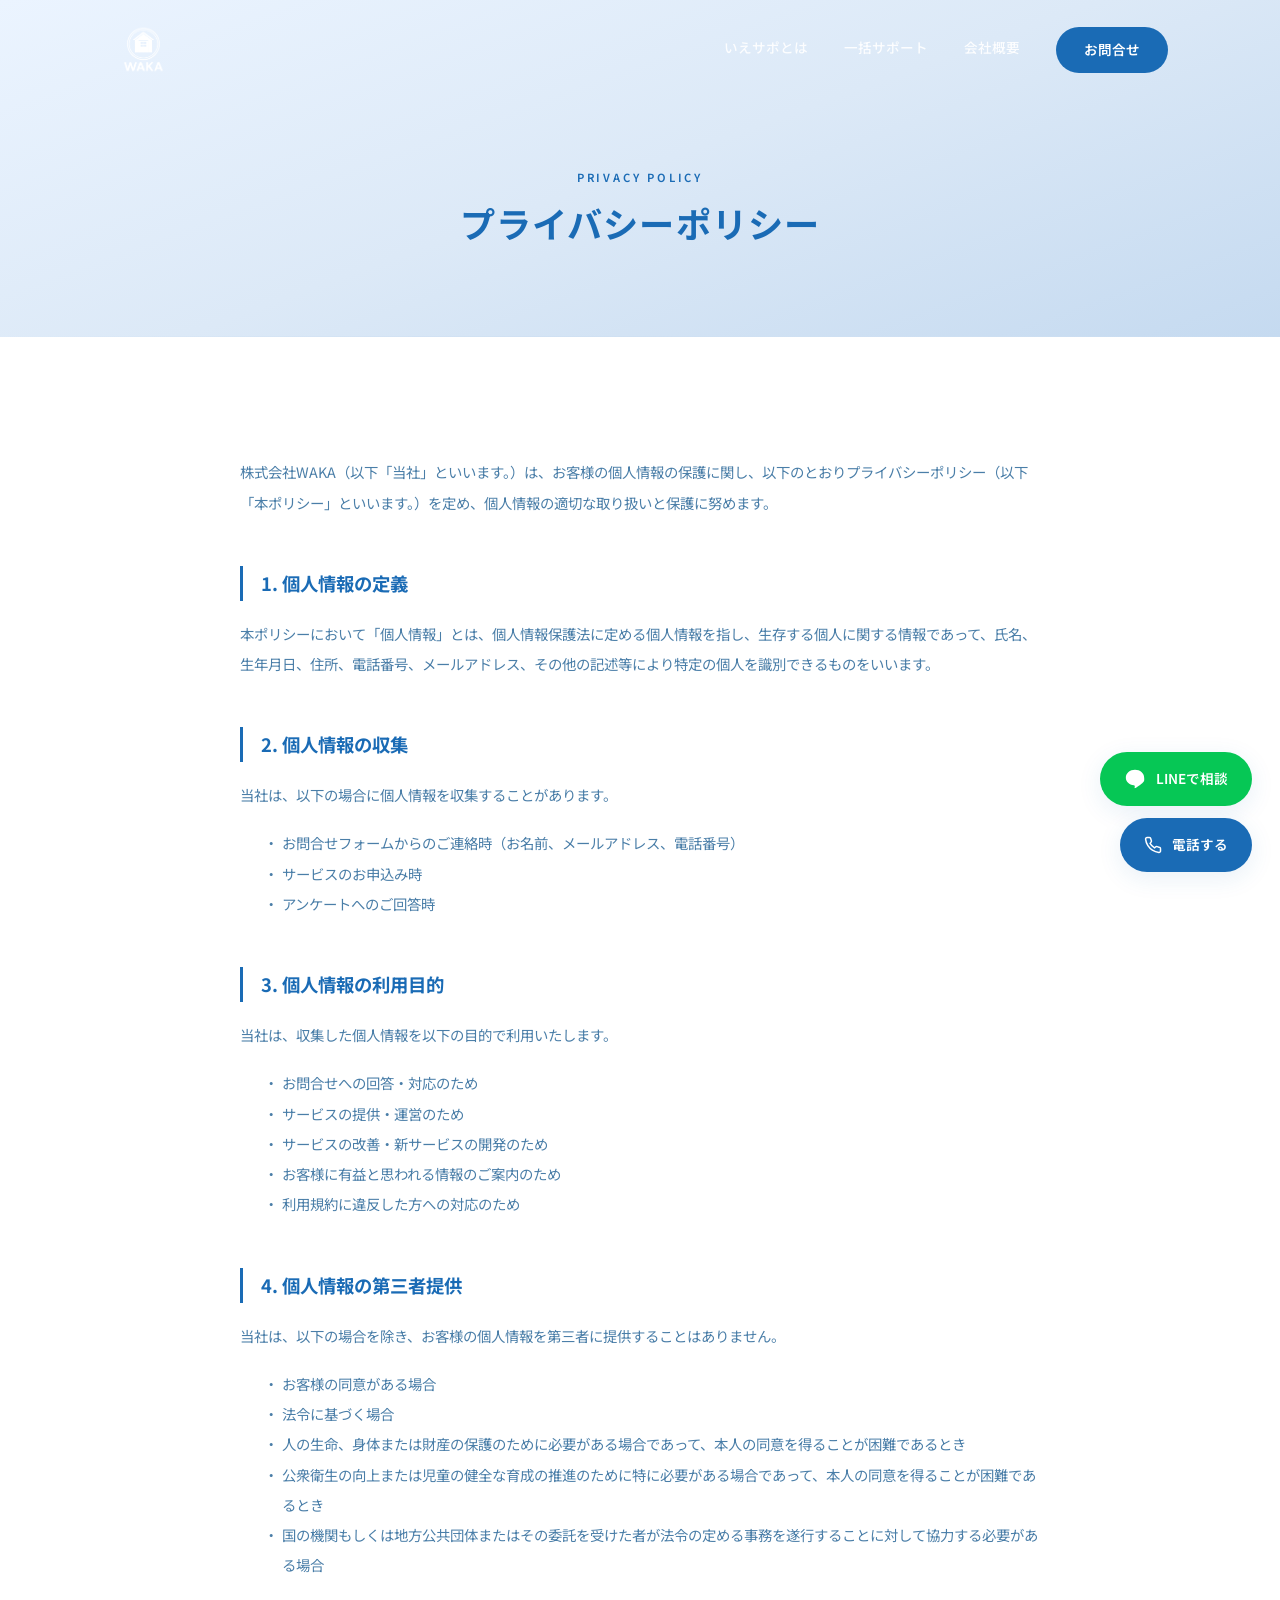
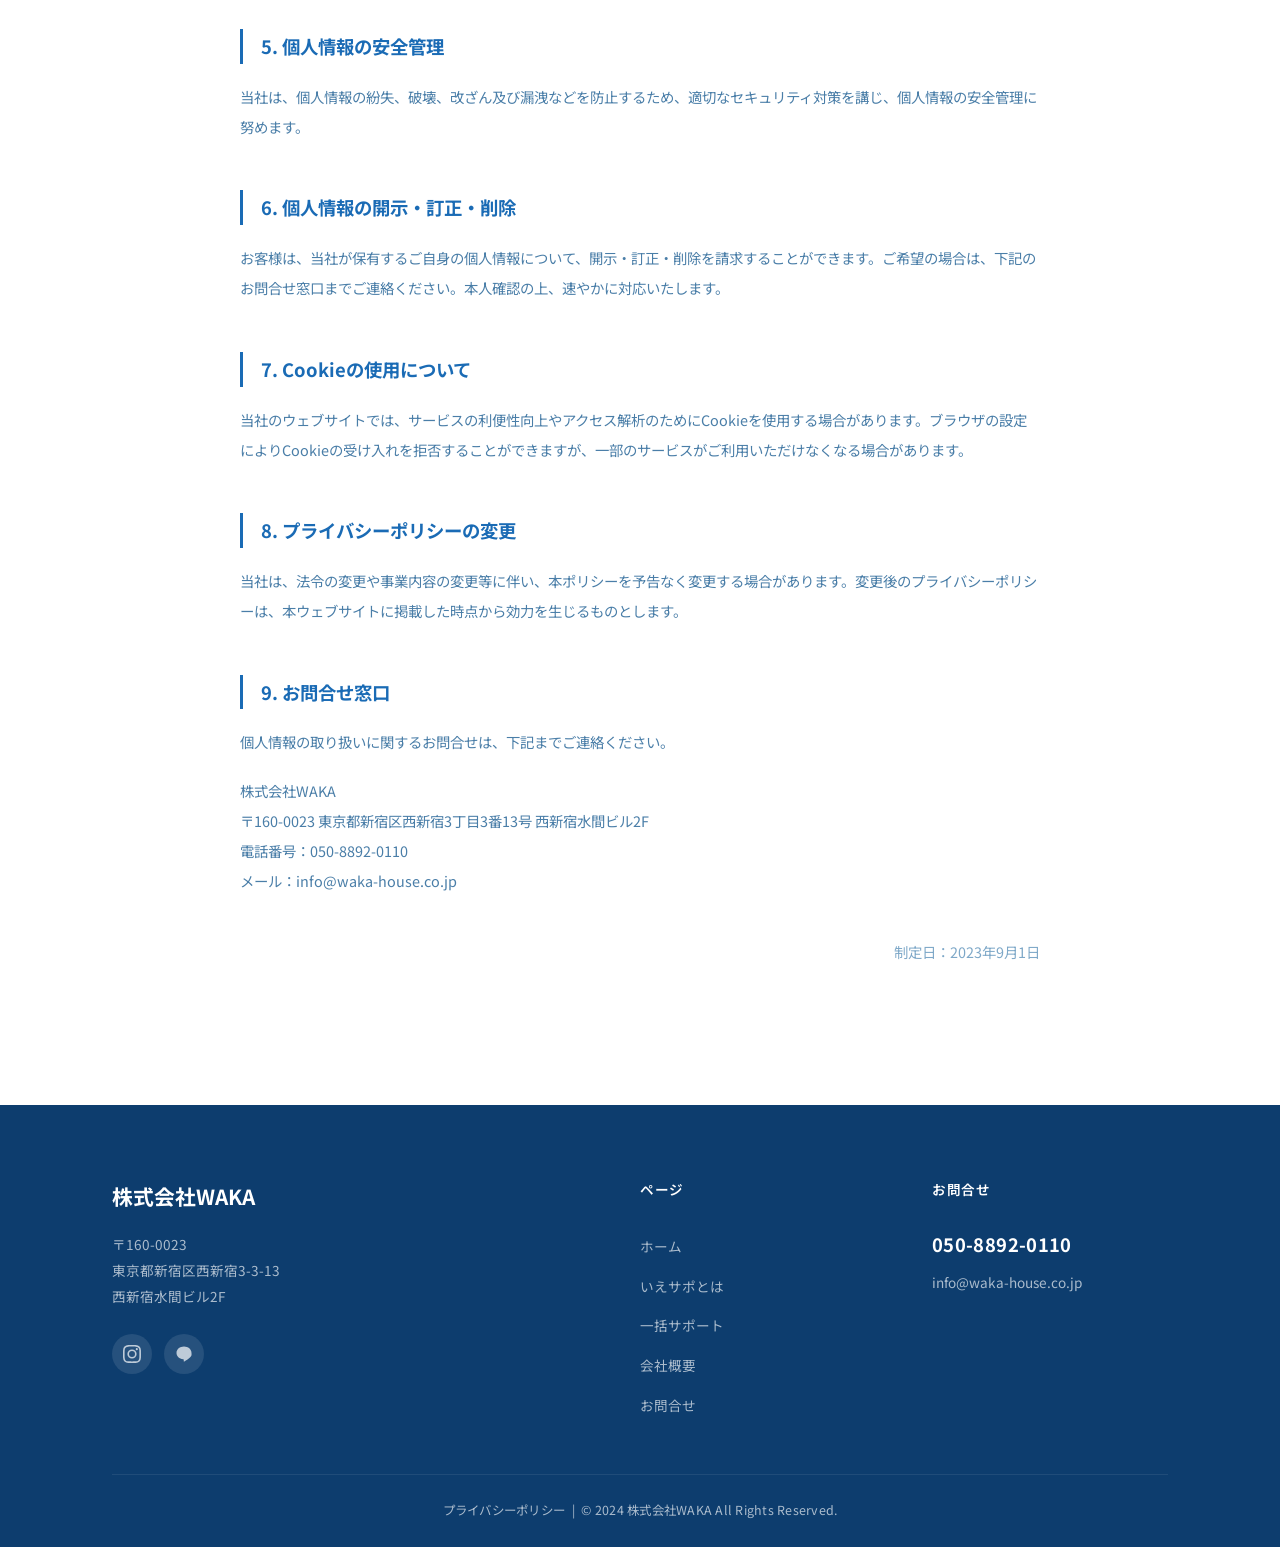
<file: privacy.html>
<!DOCTYPE html>
<html lang="ja">
<head>
  <meta charset="UTF-8">
  <meta name="viewport" content="width=device-width, initial-scale=1.0">
  <title>プライバシーポリシー | 株式会社WAKA</title>
  <meta name="description" content="株式会社WAKAのプライバシーポリシー。個人情報の収集・利用目的・第三者提供・安全管理・Cookie使用について定めています。お問合せ窓口の情報も掲載。">
  <link rel="icon" type="image/png" href="favicon.png">
  <link rel="apple-touch-icon" href="assets/images/logo.png">
  <link rel="preconnect" href="https://fonts.googleapis.com">
  <link rel="preconnect" href="https://fonts.gstatic.com" crossorigin>
  <link href="https://fonts.googleapis.com/css2?family=Noto+Sans+JP:wght@300;400;500;600;700&display=swap" rel="stylesheet">
  <link rel="stylesheet" href="assets/css/style.css">
</head>
<body>

  <!-- Header -->
  <header class="header scrolled">
    <div class="container">
      <div class="header-logo">
        <a href="index.html">
          <img src="assets/images/logo.png" alt="株式会社WAKA" class="header-logo-img">
        </a>
      </div>
      <nav class="nav-desktop">
        <a href="iesapo.html">いえサポとは</a>
        <a href="support.html">一括サポート</a>
        <a href="company.html">会社概要</a>
        <a href="contact.php" class="nav-cta">お問合せ</a>
      </nav>
      <button class="hamburger" aria-label="メニュー">
        <span></span>
        <span></span>
        <span></span>
      </button>
    </div>
  </header>

  <div class="nav-overlay"></div>
  <nav class="nav-mobile">
    <a href="index.html">ホーム</a>
    <a href="iesapo.html">いえサポとは</a>
    <a href="support.html">一括サポート</a>
    <a href="company.html">会社概要</a>
    <a href="contact.php">お問合せ</a>
    <a href="privacy.html">プライバシーポリシー</a>
  </nav>

  <!-- Page Header -->
  <div class="page-header">
    <div class="container">
      <span class="en">Privacy Policy</span>
      <h1>プライバシーポリシー</h1>
    </div>
  </div>

  <!-- Privacy Content -->
  <section class="section">
    <div class="container">
      <div class="privacy-content fade-in">

        <p>株式会社WAKA（以下「当社」といいます。）は、お客様の個人情報の保護に関し、以下のとおりプライバシーポリシー（以下「本ポリシー」といいます。）を定め、個人情報の適切な取り扱いと保護に努めます。</p>

        <h3>1. 個人情報の定義</h3>
        <p>本ポリシーにおいて「個人情報」とは、個人情報保護法に定める個人情報を指し、生存する個人に関する情報であって、氏名、生年月日、住所、電話番号、メールアドレス、その他の記述等により特定の個人を識別できるものをいいます。</p>

        <h3>2. 個人情報の収集</h3>
        <p>当社は、以下の場合に個人情報を収集することがあります。</p>
        <ul>
          <li>お問合せフォームからのご連絡時（お名前、メールアドレス、電話番号）</li>
          <li>サービスのお申込み時</li>
          <li>アンケートへのご回答時</li>
        </ul>

        <h3>3. 個人情報の利用目的</h3>
        <p>当社は、収集した個人情報を以下の目的で利用いたします。</p>
        <ul>
          <li>お問合せへの回答・対応のため</li>
          <li>サービスの提供・運営のため</li>
          <li>サービスの改善・新サービスの開発のため</li>
          <li>お客様に有益と思われる情報のご案内のため</li>
          <li>利用規約に違反した方への対応のため</li>
        </ul>

        <h3>4. 個人情報の第三者提供</h3>
        <p>当社は、以下の場合を除き、お客様の個人情報を第三者に提供することはありません。</p>
        <ul>
          <li>お客様の同意がある場合</li>
          <li>法令に基づく場合</li>
          <li>人の生命、身体または財産の保護のために必要がある場合であって、本人の同意を得ることが困難であるとき</li>
          <li>公衆衛生の向上または児童の健全な育成の推進のために特に必要がある場合であって、本人の同意を得ることが困難であるとき</li>
          <li>国の機関もしくは地方公共団体またはその委託を受けた者が法令の定める事務を遂行することに対して協力する必要がある場合</li>
        </ul>

        <h3>5. 個人情報の安全管理</h3>
        <p>当社は、個人情報の紛失、破壊、改ざん及び漏洩などを防止するため、適切なセキュリティ対策を講じ、個人情報の安全管理に努めます。</p>

        <h3>6. 個人情報の開示・訂正・削除</h3>
        <p>お客様は、当社が保有するご自身の個人情報について、開示・訂正・削除を請求することができます。ご希望の場合は、下記のお問合せ窓口までご連絡ください。本人確認の上、速やかに対応いたします。</p>

        <h3>7. Cookieの使用について</h3>
        <p>当社のウェブサイトでは、サービスの利便性向上やアクセス解析のためにCookieを使用する場合があります。ブラウザの設定によりCookieの受け入れを拒否することができますが、一部のサービスがご利用いただけなくなる場合があります。</p>

        <h3>8. プライバシーポリシーの変更</h3>
        <p>当社は、法令の変更や事業内容の変更等に伴い、本ポリシーを予告なく変更する場合があります。変更後のプライバシーポリシーは、本ウェブサイトに掲載した時点から効力を生じるものとします。</p>

        <h3>9. お問合せ窓口</h3>
        <p>個人情報の取り扱いに関するお問合せは、下記までご連絡ください。</p>
        <p>
          株式会社WAKA<br>
          〒160-0023 東京都新宿区西新宿3丁目3番13号 西新宿水間ビル2F<br>
          電話番号：050-8892-0110<br>
          メール：info@waka-house.co.jp
        </p>

        <p style="margin-top: 40px; text-align: right; color: var(--color-gray);">制定日：2023年9月1日</p>

      </div>
    </div>
  </section>

  <!-- Footer -->
  <footer class="footer">
    <div class="container">
      <div class="footer-grid">
        <div class="footer-brand">
          <div class="logo">株式会社WAKA</div>
          <p>〒160-0023<br>東京都新宿区西新宿3-3-13<br>西新宿水間ビル2F</p>
          <div class="footer-sns">
            <a href="https://www.instagram.com/waka_iesapo/" target="_blank" rel="noopener" aria-label="Instagram">
              <svg viewBox="0 0 24 24"><path d="M12 2.163c3.204 0 3.584.012 4.85.07 3.252.148 4.771 1.691 4.919 4.919.058 1.265.069 1.645.069 4.849 0 3.205-.012 3.584-.069 4.849-.149 3.225-1.664 4.771-4.919 4.919-1.266.058-1.644.07-4.85.07-3.204 0-3.584-.012-4.849-.07-3.26-.149-4.771-1.699-4.919-4.92-.058-1.265-.07-1.644-.07-4.849 0-3.204.013-3.583.07-4.849.149-3.227 1.664-4.771 4.919-4.919 1.266-.057 1.645-.069 4.849-.069zM12 0C8.741 0 8.333.014 7.053.072 2.695.272.273 2.69.073 7.052.014 8.333 0 8.741 0 12c0 3.259.014 3.668.072 4.948.2 4.358 2.618 6.78 6.98 6.98C8.333 23.986 8.741 24 12 24c3.259 0 3.668-.014 4.948-.072 4.354-.2 6.782-2.618 6.979-6.98.059-1.28.073-1.689.073-4.948 0-3.259-.014-3.667-.072-4.947-.196-4.354-2.617-6.78-6.979-6.98C15.668.014 15.259 0 12 0zm0 5.838a6.162 6.162 0 100 12.324 6.162 6.162 0 000-12.324zM12 16a4 4 0 110-8 4 4 0 010 8zm6.406-11.845a1.44 1.44 0 100 2.881 1.44 1.44 0 000-2.881z"/></svg>
            </a>
            <a href="https://lin.ee/kRTWrUI" target="_blank" rel="noopener" aria-label="LINE">
              <svg viewBox="0 0 24 24"><path d="M12 2C6.48 2 2 5.82 2 10.5c0 4.21 3.74 7.74 8.78 8.4.34.07.8.23.92.52.1.27.07.68.03.95l-.15.9c-.04.27-.2 1.05.92.57s6.13-3.61 8.36-6.18C22.63 13.59 22 12.11 22 10.5 22 5.82 17.52 2 12 2z"/></svg>
            </a>
          </div>
        </div>
        <div class="footer-nav">
          <h4>ページ</h4>
          <a href="index.html">ホーム</a>
          <a href="iesapo.html">いえサポとは</a>
          <a href="support.html">一括サポート</a>
          <a href="company.html">会社概要</a>
          <a href="contact.php">お問合せ</a>
        </div>
        <div class="footer-contact">
          <h4>お問合せ</h4>
          <p class="tel">050-8892-0110</p>
          <p>info@waka-house.co.jp</p>
        </div>
      </div>
      <div class="footer-bottom">
        <a href="privacy.html">プライバシーポリシー</a> &nbsp;|&nbsp;
        <span>&copy; 2024 株式会社WAKA All Rights Reserved.</span>
      </div>
    </div>
  </footer>

  <!-- Floating CTA (PC) -->
  <div class="floating-cta">
    <a href="https://lin.ee/kRTWrUI" class="float-line" target="_blank" rel="noopener">
      <svg width="22" height="22" viewBox="0 0 24 24" fill="currentColor"><path d="M12 2C6.48 2 2 5.82 2 10.5c0 4.21 3.74 7.74 8.78 8.4.34.07.8.23.92.52.1.27.07.68.03.95l-.15.9c-.04.27-.2 1.05.92.57s6.13-3.61 8.36-6.18C22.63 13.59 22 12.11 22 10.5 22 5.82 17.52 2 12 2z"/></svg>
      LINEで相談
    </a>
    <a href="tel:050-8892-0110" class="float-tel">
      <svg width="18" height="18" viewBox="0 0 24 24" fill="none" stroke="currentColor" stroke-width="2"><path d="M22 16.92v3a2 2 0 01-2.18 2 19.79 19.79 0 01-8.63-3.07 19.5 19.5 0 01-6-6 19.79 19.79 0 01-3.07-8.67A2 2 0 014.11 2h3a2 2 0 012 1.72c.13.81.36 1.6.68 2.34a2 2 0 01-.45 2.11L8.09 9.91a16 16 0 006 6l1.27-1.27a2 2 0 012.11-.45c.74.32 1.53.55 2.34.68A2 2 0 0122 16.92z"/></svg>
      電話する
    </a>
  </div>

  <!-- Fixed CTA (Mobile) -->
  <div class="fixed-cta-mobile">
    <a href="https://lin.ee/kRTWrUI" class="cta-line" target="_blank" rel="noopener">
      <svg width="20" height="20" viewBox="0 0 24 24" fill="currentColor"><path d="M12 2C6.48 2 2 5.82 2 10.5c0 4.21 3.74 7.74 8.78 8.4.34.07.8.23.92.52.1.27.07.68.03.95l-.15.9c-.04.27-.2 1.05.92.57s6.13-3.61 8.36-6.18C22.63 13.59 22 12.11 22 10.5 22 5.82 17.52 2 12 2z"/></svg>
      LINE
    </a>
    <a href="tel:050-8892-0110" class="cta-tel">
      <svg width="18" height="18" viewBox="0 0 24 24" fill="none" stroke="currentColor" stroke-width="2"><path d="M22 16.92v3a2 2 0 01-2.18 2 19.79 19.79 0 01-8.63-3.07 19.5 19.5 0 01-6-6 19.79 19.79 0 01-3.07-8.67A2 2 0 014.11 2h3a2 2 0 012 1.72c.13.81.36 1.6.68 2.34a2 2 0 01-.45 2.11L8.09 9.91a16 16 0 006 6l1.27-1.27a2 2 0 012.11-.45c.74.32 1.53.55 2.34.68A2 2 0 0122 16.92z"/></svg>
      電話
    </a>
  </div>

  <script src="assets/js/main.js"></script>
</body>
</html>
</file>
<file: assets/css/style.css>
/* ============================================
   株式会社WAKA - いえサポ
   Modern Corporate Site Stylesheet v2
   ============================================ */

/* --- Reset & Base --- */
*,
*::before,
*::after {
  margin: 0;
  padding: 0;
  box-sizing: border-box;
}

:root {
  --color-primary: #1A6BB5;
  --color-primary-light: #3A8AD4;
  --color-primary-dark: #0d3d6e;
  --color-accent: #1A6BB5;
  --color-accent-light: #3A8AD4;
  --color-accent-pale: #B3D4F0;
  --color-white: #ffffff;
  --color-offwhite: #EBF4FF;
  --color-cream: #DCE9F7;
  --color-gray-light: #CFE0F2;
  --color-gray: #7EA8C8;
  --color-text: #0d3d6e;
  --color-text-light: #4a7ea8;
  --color-line: #06C755;
  --font-main: 'Noto Sans JP', sans-serif;
  --shadow-sm: 0 2px 12px rgba(26, 107, 181, 0.06);
  --shadow-md: 0 6px 24px rgba(26, 107, 181, 0.10);
  --shadow-lg: 0 12px 48px rgba(26, 107, 181, 0.14);
  --shadow-card: 0 4px 16px rgba(26, 107, 181, 0.07);
  --radius: 12px;
  --radius-lg: 20px;
  --radius-xl: 28px;
  --transition: 0.35s cubic-bezier(0.4, 0, 0.2, 1);
  --transition-slow: 0.6s cubic-bezier(0.4, 0, 0.2, 1);
}

html {
  scroll-behavior: smooth;
  font-size: 16px;
}

body {
  font-family: var(--font-main);
  color: var(--color-text);
  background: var(--color-white);
  line-height: 1.9;
  -webkit-font-smoothing: antialiased;
  -moz-osx-font-smoothing: grayscale;
  overflow-x: hidden;
}

a {
  color: inherit;
  text-decoration: none;
  transition: color var(--transition), opacity var(--transition);
}

img {
  max-width: 100%;
  height: auto;
  display: block;
}

ul, ol {
  list-style: none;
}

/* --- Utility --- */
.container {
  max-width: 1120px;
  margin: 0 auto;
  padding: 0 32px;
}

.section {
  padding: 120px 0;
}

.section--gray {
  background: var(--color-offwhite);
}

.section--cream {
  background: var(--color-cream);
}

.section-title {
  text-align: center;
  margin-bottom: 72px;
}

.section-title h2 {
  font-size: 2.2rem;
  font-weight: 700;
  color: var(--color-primary);
  letter-spacing: 0.03em;
  margin-bottom: 12px;
  line-height: 1.4;
}

.section-title .en {
  display: block;
  font-size: 0.7rem;
  font-weight: 600;
  color: var(--color-accent);
  text-transform: uppercase;
  letter-spacing: 0.25em;
  margin-bottom: 12px;
}

.section-title p {
  color: var(--color-text-light);
  font-size: 0.95rem;
  margin-top: 8px;
}

/* --- Fade In Animations --- */
.fade-in {
  opacity: 0;
  transform: translateY(36px);
  transition: opacity 0.9s ease, transform 0.9s ease;
}

.fade-in.visible {
  opacity: 1;
  transform: translateY(0);
}

.fade-in-left {
  opacity: 0;
  transform: translateX(-40px);
  transition: opacity 0.9s ease, transform 0.9s ease;
}

.fade-in-left.visible {
  opacity: 1;
  transform: translateX(0);
}

.fade-in-right {
  opacity: 0;
  transform: translateX(40px);
  transition: opacity 0.9s ease, transform 0.9s ease;
}

.fade-in-right.visible {
  opacity: 1;
  transform: translateX(0);
}

/* Staggered children */
.fade-in-stagger > * {
  opacity: 0;
  transform: translateY(28px);
  transition: opacity 0.7s ease, transform 0.7s ease;
}

.fade-in-stagger.visible > *:nth-child(1) { transition-delay: 0s; }
.fade-in-stagger.visible > *:nth-child(2) { transition-delay: 0.1s; }
.fade-in-stagger.visible > *:nth-child(3) { transition-delay: 0.2s; }
.fade-in-stagger.visible > *:nth-child(4) { transition-delay: 0.3s; }
.fade-in-stagger.visible > *:nth-child(5) { transition-delay: 0.4s; }
.fade-in-stagger.visible > *:nth-child(6) { transition-delay: 0.5s; }

.fade-in-stagger.visible > * {
  opacity: 1;
  transform: translateY(0);
}

/* --- Illustration --- */
.illust {
  display: block;
  max-width: 100%;
  height: auto;
  /* CSS filter to shift unDraw default purple (#6c63ff) toward blue #1A6BB5 */
  filter: hue-rotate(-10deg) saturate(0.7) brightness(0.7);
}

.illust-sm {
  width: 80px;
  height: 80px;
  object-fit: contain;
}

.illust-md {
  width: 200px;
  height: 200px;
  object-fit: contain;
  margin: 0 auto 24px;
}

.illust-lg {
  width: 100%;
  max-width: 400px;
  height: auto;
  object-fit: contain;
}

.feature-card .illust-sm {
  margin: 0 auto 24px;
}

.step-item .illust-sm {
  flex-shrink: 0;
}

.service-point .illust-md {
  width: 140px;
  height: 140px;
  margin: 0 auto 20px;
}

/* ============================================
   Header
   ============================================ */
.header {
  position: fixed;
  top: 0;
  left: 0;
  width: 100%;
  z-index: 1000;
  padding: 20px 0;
  background: transparent;
  transition: background var(--transition), box-shadow var(--transition), padding var(--transition);
}

.header.scrolled {
  background: rgba(255, 255, 255, 0.97);
  backdrop-filter: blur(12px);
  -webkit-backdrop-filter: blur(12px);
  box-shadow: 0 1px 16px rgba(26, 46, 74, 0.08);
  padding: 12px 0;
}

.header .container {
  display: flex;
  align-items: center;
  justify-content: space-between;
}

.header-logo a {
  display: flex;
  align-items: center;
}

.header-logo-img {
  height: 60px;
  width: auto;
  transition: filter var(--transition), height var(--transition);
}

.header.scrolled .header-logo-img {
  height: 48px;
}

.header:not(.scrolled) .header-logo-img {
  filter: brightness(0) invert(1);
}

/* Desktop Nav */
.nav-desktop {
  display: flex;
  align-items: center;
  gap: 36px;
}

.nav-desktop a {
  font-size: 0.85rem;
  font-weight: 500;
  color: var(--color-text);
  position: relative;
  padding-bottom: 4px;
}

.header:not(.scrolled) .nav-desktop a {
  color: rgba(255, 255, 255, 0.9);
}

.nav-desktop a::after {
  content: '';
  position: absolute;
  bottom: 0;
  left: 0;
  width: 0;
  height: 2px;
  background: var(--color-accent);
  transition: width var(--transition);
}

.nav-desktop a:hover::after {
  width: 100%;
}

.nav-desktop .nav-cta {
  background: var(--color-primary);
  color: var(--color-white) !important;
  padding: 10px 28px;
  border-radius: 50px;
  font-size: 0.85rem;
  font-weight: 600;
  transition: background var(--transition), transform var(--transition), box-shadow var(--transition);
}

.nav-desktop .nav-cta::after {
  display: none;
}

.nav-desktop .nav-cta:hover {
  background: var(--color-primary-light);
  transform: translateY(-1px);
  box-shadow: 0 4px 16px rgba(26, 46, 74, 0.3);
}

/* Hamburger */
.hamburger {
  display: none;
  flex-direction: column;
  gap: 6px;
  background: none;
  border: none;
  cursor: pointer;
  padding: 8px;
  z-index: 1001;
}

.hamburger span {
  display: block;
  width: 26px;
  height: 2px;
  background: var(--color-primary);
  transition: transform var(--transition), opacity var(--transition);
  border-radius: 2px;
}

.header:not(.scrolled) .hamburger span {
  background: var(--color-white);
}

.hamburger.active span {
  background: var(--color-primary) !important;
}

.hamburger.active span:nth-child(1) {
  transform: rotate(45deg) translate(5px, 6px);
}

.hamburger.active span:nth-child(2) {
  opacity: 0;
}

.hamburger.active span:nth-child(3) {
  transform: rotate(-45deg) translate(5px, -6px);
}

/* Mobile Nav */
.nav-mobile {
  display: none;
  position: fixed;
  top: 0;
  right: -100%;
  width: 85%;
  max-width: 380px;
  height: 100vh;
  background: var(--color-white);
  box-shadow: var(--shadow-lg);
  padding: 110px 40px 40px;
  transition: right var(--transition);
  z-index: 999;
}

.nav-mobile.open {
  right: 0;
}

.nav-mobile a {
  display: block;
  font-size: 1rem;
  font-weight: 500;
  padding: 18px 0;
  border-bottom: 1px solid var(--color-gray-light);
  color: var(--color-text);
  transition: color var(--transition), padding-left var(--transition);
}

.nav-mobile a:hover {
  color: var(--color-primary);
  padding-left: 8px;
}

.nav-overlay {
  display: none;
  position: fixed;
  top: 0;
  left: 0;
  width: 100%;
  height: 100%;
  background: rgba(10, 42, 74, 0.5);
  z-index: 998;
  opacity: 0;
  transition: opacity var(--transition);
}

.nav-overlay.active {
  opacity: 1;
}

/* ============================================
   Hero
   ============================================ */
.hero {
  position: relative;
  height: 100vh;
  min-height: 650px;
  display: flex;
  align-items: center;
  justify-content: center;
  overflow: hidden;
}

.hero-bg {
  position: absolute;
  inset: 0;
  background: linear-gradient(160deg, #0a2a4a 0%, #0d3d6e 30%, #1A6BB5 60%, #5aa0d6 100%);
  z-index: 0;
}

.hero-bg::after {
  content: '';
  position: absolute;
  inset: 0;
  background: linear-gradient(
    180deg,
    rgba(13, 61, 110, 0.6) 0%,
    rgba(13, 61, 110, 0.5) 40%,
    rgba(10, 42, 74, 0.7) 100%
  );
}

.hero-bg img {
  width: 100%;
  height: 100%;
  object-fit: cover;
}

.hero-content {
  position: relative;
  z-index: 1;
  text-align: center;
  color: var(--color-white);
  padding: 0 32px;
  max-width: 800px;
}

.hero-content .catchcopy {
  font-size: 3.4rem;
  font-weight: 700;
  line-height: 1.45;
  letter-spacing: 0.06em;
  text-shadow: 0 2px 16px rgba(0, 0, 0, 0.5), 0 0 40px rgba(13, 61, 110, 0.3);
  margin-bottom: 24px;
}

.hero-content .subcopy {
  font-size: 1.1rem;
  font-weight: 300;
  letter-spacing: 0.08em;
  text-shadow: 0 1px 10px rgba(0, 0, 0, 0.4), 0 0 30px rgba(13, 61, 110, 0.2);
  margin-bottom: 48px;
  line-height: 2;
  opacity: 0.92;
}

.hero-cta {
  display: inline-flex;
  align-items: center;
  gap: 10px;
  background: var(--color-accent);
  color: var(--color-white);
  padding: 18px 48px;
  border-radius: 50px;
  font-size: 1rem;
  font-weight: 600;
  letter-spacing: 0.04em;
  transition: background var(--transition), transform var(--transition), box-shadow var(--transition);
  box-shadow: 0 4px 24px rgba(26, 107, 181, 0.4);
}

.hero-cta:hover {
  background: var(--color-accent-light);
  transform: translateY(-3px);
  box-shadow: 0 8px 36px rgba(26, 107, 181, 0.5);
}

.hero-tel {
  margin-top: 24px;
}

.hero-tel a {
  display: inline-flex;
  align-items: center;
  gap: 8px;
  color: var(--color-white);
  font-size: 1.5rem;
  font-weight: 700;
  letter-spacing: 0.04em;
  text-shadow: 0 2px 12px rgba(0, 0, 0, 0.4);
  transition: opacity var(--transition);
}

.hero-tel a:hover {
  opacity: 0.8;
}

.hero-tel span {
  display: block;
  font-size: 0.75rem;
  font-weight: 400;
  color: rgba(255, 255, 255, 0.7);
  margin-top: 4px;
  letter-spacing: 0.06em;
}

.hero-scroll {
  position: absolute;
  bottom: 48px;
  left: 50%;
  transform: translateX(-50%);
  z-index: 1;
  color: rgba(255, 255, 255, 0.8);
  font-size: 0.7rem;
  letter-spacing: 0.25em;
  text-align: center;
  font-weight: 300;
}

.hero-scroll::after {
  content: '';
  display: block;
  width: 1px;
  height: 48px;
  background: rgba(255, 255, 255, 0.5);
  margin: 10px auto 0;
  animation: scrollLine 2s ease-in-out infinite;
}

@keyframes scrollLine {
  0% { transform: scaleY(0); transform-origin: top; }
  50% { transform: scaleY(1); transform-origin: top; }
  50.1% { transform-origin: bottom; }
  100% { transform: scaleY(0); transform-origin: bottom; }
}

/* ============================================
   Features (Top Page)
   ============================================ */
.features-grid {
  display: grid;
  grid-template-columns: repeat(3, 1fr);
  gap: 36px;
}

.feature-card {
  background: var(--color-white);
  border-radius: var(--radius-lg);
  padding: 52px 36px 48px;
  text-align: center;
  box-shadow: var(--shadow-card);
  transition: transform var(--transition), box-shadow var(--transition);
  border: 1px solid rgba(26, 46, 74, 0.04);
}

.feature-card:hover {
  transform: translateY(-6px);
  box-shadow: var(--shadow-md);
}

.feature-card .icon {
  width: 96px;
  height: 96px;
  background: linear-gradient(135deg, var(--color-offwhite), var(--color-cream));
  border-radius: var(--radius-lg);
  display: flex;
  align-items: center;
  justify-content: center;
  margin: 0 auto 28px;
  padding: 16px;
  font-size: 1.8rem;
}

.feature-card .icon img {
  width: 100%;
  height: 100%;
  object-fit: contain;
}

.feature-card h3 {
  font-size: 1.15rem;
  font-weight: 700;
  color: var(--color-primary);
  margin-bottom: 16px;
  letter-spacing: 0.02em;
}

.feature-card p {
  font-size: 0.9rem;
  color: var(--color-text-light);
  line-height: 1.9;
}

/* ============================================
   About / Intro
   ============================================ */
.about-grid {
  display: grid;
  grid-template-columns: 1fr 1fr;
  gap: 72px;
  align-items: center;
}

.about-image {
  border-radius: var(--radius-lg);
  overflow: hidden;
  box-shadow: var(--shadow-md);
}

.about-image .placeholder-img {
  width: 100%;
  aspect-ratio: 4 / 3;
  background: linear-gradient(135deg, #B3D4F0 0%, #DCE9F7 50%, #EBF4FF 100%);
  display: flex;
  align-items: center;
  justify-content: center;
  font-size: 0.95rem;
  color: var(--color-gray);
}

.about-text h3 {
  font-size: 1.7rem;
  font-weight: 700;
  color: var(--color-primary);
  margin-bottom: 28px;
  line-height: 1.55;
  letter-spacing: 0.02em;
}

.about-text p {
  font-size: 0.95rem;
  color: var(--color-text-light);
  margin-bottom: 18px;
  line-height: 2;
}

.btn-primary {
  display: inline-flex;
  align-items: center;
  gap: 8px;
  background: var(--color-primary);
  color: var(--color-white);
  padding: 15px 40px;
  border-radius: 50px;
  font-size: 0.9rem;
  font-weight: 600;
  transition: background var(--transition), transform var(--transition), box-shadow var(--transition);
  margin-top: 20px;
}

.btn-primary:hover {
  background: var(--color-primary-light);
  transform: translateY(-2px);
  box-shadow: 0 4px 16px rgba(26, 46, 74, 0.25);
}

.btn-accent {
  display: inline-flex;
  align-items: center;
  gap: 8px;
  background: var(--color-accent);
  color: var(--color-white);
  padding: 15px 40px;
  border-radius: 50px;
  font-size: 0.9rem;
  font-weight: 600;
  transition: background var(--transition), transform var(--transition), box-shadow var(--transition);
  margin-top: 20px;
}

.btn-accent:hover {
  background: var(--color-accent-light);
  transform: translateY(-2px);
  box-shadow: 0 4px 16px rgba(26, 107, 181, 0.3);
}

/* ============================================
   Steps / Flow
   ============================================ */
.steps-list {
  display: flex;
  flex-direction: column;
  gap: 48px;
  max-width: 800px;
  margin: 0 auto;
}

.step-item {
  display: flex;
  gap: 32px;
  align-items: flex-start;
  padding: 32px;
  background: var(--color-white);
  border-radius: var(--radius-lg);
  box-shadow: var(--shadow-card);
  transition: transform var(--transition), box-shadow var(--transition);
}

.step-item:hover {
  transform: translateY(-3px);
  box-shadow: var(--shadow-md);
}

.step-number {
  flex-shrink: 0;
  width: 56px;
  height: 56px;
  background: var(--color-primary);
  color: var(--color-white);
  border-radius: var(--radius);
  display: flex;
  align-items: center;
  justify-content: center;
  font-size: 1.1rem;
  font-weight: 700;
}

.step-content h3 {
  font-size: 1.15rem;
  font-weight: 700;
  color: var(--color-primary);
  margin-bottom: 8px;
}

.step-content p {
  font-size: 0.9rem;
  color: var(--color-text-light);
  line-height: 1.9;
}

/* ============================================
   CTA Section
   ============================================ */
.cta-section {
  background: linear-gradient(135deg, var(--color-primary) 0%, var(--color-primary-light) 100%);
  padding: 100px 0;
  text-align: center;
  color: var(--color-white);
  position: relative;
  overflow: hidden;
}

.cta-section::before {
  content: '';
  position: absolute;
  top: -50%;
  right: -20%;
  width: 500px;
  height: 500px;
  border-radius: 50%;
  background: rgba(255, 255, 255, 0.03);
}

.cta-section::after {
  content: '';
  position: absolute;
  bottom: -30%;
  left: -10%;
  width: 400px;
  height: 400px;
  border-radius: 50%;
  background: rgba(255, 255, 255, 0.03);
}

.cta-section .container {
  position: relative;
  z-index: 1;
}

.cta-section h2 {
  font-size: 2.2rem;
  font-weight: 700;
  margin-bottom: 16px;
  letter-spacing: 0.03em;
}

.cta-section p {
  font-size: 1rem;
  margin-bottom: 40px;
  opacity: 0.85;
  font-weight: 300;
}

.cta-buttons {
  display: flex;
  justify-content: center;
  gap: 20px;
  flex-wrap: wrap;
}

.cta-btn {
  display: inline-flex;
  align-items: center;
  gap: 10px;
  padding: 17px 44px;
  border-radius: 50px;
  font-size: 1rem;
  font-weight: 600;
  transition: transform var(--transition), box-shadow var(--transition);
  letter-spacing: 0.02em;
}

.cta-btn--line {
  background: var(--color-line);
  color: var(--color-white);
}

.cta-btn--line:hover {
  transform: translateY(-3px);
  box-shadow: 0 6px 24px rgba(6, 199, 85, 0.4);
}

.cta-btn--tel {
  background: var(--color-white);
  color: var(--color-primary);
}

.cta-btn--tel:hover {
  transform: translateY(-3px);
  box-shadow: 0 6px 24px rgba(255, 255, 255, 0.3);
}

.cta-btn--contact {
  background: var(--color-accent);
  color: var(--color-white);
}

.cta-btn--contact:hover {
  transform: translateY(-3px);
  box-shadow: 0 6px 24px rgba(26, 107, 181, 0.4);
}

/* ============================================
   Footer
   ============================================ */
.footer {
  background: var(--color-primary-dark);
  color: rgba(255, 255, 255, 0.65);
  padding: 72px 0 0;
}

.footer-grid {
  display: grid;
  grid-template-columns: 2fr 1fr 1fr;
  gap: 56px;
  margin-bottom: 48px;
}

.footer-brand .logo {
  font-size: 1.3rem;
  font-weight: 700;
  color: var(--color-white);
  margin-bottom: 16px;
}

.footer-brand p {
  font-size: 0.85rem;
  line-height: 1.9;
  margin-bottom: 24px;
}

/* SNS Icons */
.footer-sns {
  display: flex;
  gap: 12px;
}

.footer-sns a {
  display: flex;
  align-items: center;
  justify-content: center;
  width: 40px;
  height: 40px;
  border-radius: 50%;
  background: rgba(255, 255, 255, 0.1);
  color: rgba(255, 255, 255, 0.7);
  transition: background var(--transition), color var(--transition), transform var(--transition);
}

.footer-sns a:hover {
  background: var(--color-accent);
  color: var(--color-white);
  transform: translateY(-2px);
}

.footer-sns a svg {
  width: 18px;
  height: 18px;
  fill: currentColor;
}

.footer-nav h4,
.footer-contact h4 {
  color: var(--color-white);
  font-size: 0.85rem;
  font-weight: 600;
  margin-bottom: 24px;
  letter-spacing: 0.05em;
  text-transform: uppercase;
}

.footer-nav a {
  display: block;
  font-size: 0.85rem;
  padding: 7px 0;
  transition: color var(--transition), padding-left var(--transition);
}

.footer-nav a:hover {
  color: var(--color-white);
  padding-left: 4px;
}

.footer-contact p {
  font-size: 0.85rem;
  margin-bottom: 8px;
}

.footer-contact .tel {
  font-size: 1.15rem;
  font-weight: 700;
  color: var(--color-white);
  letter-spacing: 0.02em;
}

.footer-bottom {
  border-top: 1px solid rgba(255, 255, 255, 0.08);
  padding: 24px 0;
  text-align: center;
  font-size: 0.78rem;
  letter-spacing: 0.02em;
}

.footer-bottom a {
  transition: color var(--transition);
}

.footer-bottom a:hover {
  color: var(--color-white);
}

/* ============================================
   Floating CTA (Bottom Right)
   ============================================ */
.floating-cta {
  position: fixed;
  bottom: 28px;
  right: 28px;
  z-index: 900;
  display: flex;
  flex-direction: column;
  gap: 12px;
  align-items: flex-end;
}

.floating-cta a {
  display: flex;
  align-items: center;
  gap: 10px;
  padding: 14px 24px;
  border-radius: 50px;
  font-size: 0.85rem;
  font-weight: 600;
  color: var(--color-white);
  box-shadow: var(--shadow-md);
  transition: transform var(--transition), box-shadow var(--transition);
  white-space: nowrap;
}

.floating-cta a:hover {
  transform: translateY(-3px) scale(1.03);
  box-shadow: var(--shadow-lg);
}

.floating-cta .float-line {
  background: var(--color-line);
}

.floating-cta .float-tel {
  background: var(--color-primary);
}

.floating-cta a svg {
  flex-shrink: 0;
}

/* Hide floating CTA on very small screens, show bottom bar instead */
@media (max-width: 768px) {
  .floating-cta {
    display: none;
  }
}

/* Mobile Bottom Bar */
.fixed-cta-mobile {
  display: none;
  position: fixed;
  bottom: 0;
  left: 0;
  width: 100%;
  z-index: 900;
  box-shadow: 0 -2px 24px rgba(26, 46, 74, 0.18);
}

.fixed-cta-mobile a {
  flex: 1;
  display: flex;
  align-items: center;
  justify-content: center;
  gap: 8px;
  padding: 16px;
  font-size: 0.82rem;
  font-weight: 600;
  color: var(--color-white);
  text-align: center;
}

.fixed-cta-mobile .cta-line {
  background: var(--color-line);
}

.fixed-cta-mobile .cta-tel {
  background: var(--color-primary);
}

@media (max-width: 768px) {
  .fixed-cta-mobile {
    display: flex;
  }
}

/* ============================================
   Page Header (Sub Pages)
   ============================================ */
.page-header {
  padding: 160px 0 72px;
  background: linear-gradient(160deg, var(--color-offwhite) 0%, var(--color-cream) 50%, #c5daf0 100%);
  text-align: center;
  position: relative;
}

.page-header::after {
  content: '';
  position: absolute;
  bottom: 0;
  left: 0;
  width: 100%;
  height: 1px;
  background: linear-gradient(90deg, transparent, var(--color-gray-light), transparent);
}

.page-header h1 {
  font-size: 2.2rem;
  font-weight: 700;
  color: var(--color-primary);
  margin-bottom: 8px;
  letter-spacing: 0.03em;
}

.page-header .en {
  font-size: 0.7rem;
  color: var(--color-accent);
  text-transform: uppercase;
  letter-spacing: 0.25em;
  font-weight: 600;
}

/* ============================================
   Service Detail Pages
   ============================================ */
.service-intro {
  max-width: 800px;
  margin: 0 auto;
  text-align: center;
}

.service-intro p {
  font-size: 1.05rem;
  line-height: 2.1;
  color: var(--color-text-light);
}

.service-points {
  display: grid;
  grid-template-columns: repeat(2, 1fr);
  gap: 36px;
  margin-top: 56px;
}

.service-point {
  background: var(--color-white);
  border-radius: var(--radius-lg);
  padding: 44px 36px;
  box-shadow: var(--shadow-card);
  transition: transform var(--transition), box-shadow var(--transition);
  border: 1px solid rgba(26, 46, 74, 0.04);
}

.service-point:hover {
  transform: translateY(-5px);
  box-shadow: var(--shadow-md);
}

.service-point .num {
  display: inline-block;
  font-size: 0.72rem;
  font-weight: 700;
  color: var(--color-accent);
  letter-spacing: 0.15em;
  margin-bottom: 14px;
  text-transform: uppercase;
}

.service-point h3 {
  font-size: 1.15rem;
  font-weight: 700;
  color: var(--color-primary);
  margin-bottom: 14px;
}

.service-point p {
  font-size: 0.9rem;
  color: var(--color-text-light);
  line-height: 1.9;
}

/* Worry List */
.worry-list {
  display: grid;
  grid-template-columns: repeat(2, 1fr);
  gap: 20px;
  max-width: 720px;
  margin: 48px auto 0;
}

.worry-item {
  background: var(--color-white);
  border-left: 4px solid var(--color-accent);
  padding: 22px 28px;
  border-radius: 0 var(--radius) var(--radius) 0;
  font-size: 0.95rem;
  color: var(--color-text);
  box-shadow: var(--shadow-card);
  transition: transform var(--transition), box-shadow var(--transition);
}

.worry-item:hover {
  transform: translateX(4px);
  box-shadow: var(--shadow-md);
}

/* ============================================
   Company Table
   ============================================ */
.company-table {
  max-width: 800px;
  margin: 0 auto;
}

.company-table table {
  width: 100%;
  border-collapse: collapse;
}

.company-table th,
.company-table td {
  padding: 22px 28px;
  border-bottom: 1px solid var(--color-gray-light);
  font-size: 0.95rem;
  text-align: left;
  vertical-align: top;
}

.company-table th {
  width: 160px;
  font-weight: 600;
  color: var(--color-primary);
  background: var(--color-offwhite);
}

/* reCAPTCHA badge - hide default, show text notice instead */
.grecaptcha-badge {
  visibility: hidden;
}

/* ============================================
   Contact Form
   ============================================ */
.contact-form {
  max-width: 640px;
  margin: 0 auto;
}

.form-group {
  margin-bottom: 32px;
}

.form-group label {
  display: block;
  font-size: 0.9rem;
  font-weight: 600;
  color: var(--color-text);
  margin-bottom: 10px;
}

.form-group label .required {
  background: var(--color-accent);
  color: var(--color-white);
  font-size: 0.68rem;
  padding: 2px 10px;
  border-radius: 4px;
  margin-left: 8px;
  font-weight: 500;
}

.form-group input,
.form-group textarea,
.form-group select {
  width: 100%;
  padding: 16px 20px;
  border: 1px solid var(--color-gray-light);
  border-radius: var(--radius);
  font-size: 0.95rem;
  font-family: var(--font-main);
  color: var(--color-text);
  background: var(--color-white);
  transition: border-color var(--transition), box-shadow var(--transition);
}

.form-group input:focus,
.form-group textarea:focus,
.form-group select:focus {
  outline: none;
  border-color: var(--color-primary);
  box-shadow: 0 0 0 4px rgba(26, 46, 74, 0.08);
}

.form-group textarea {
  min-height: 180px;
  resize: vertical;
}

.form-submit {
  text-align: center;
  margin-top: 48px;
}

.form-submit button {
  display: inline-flex;
  align-items: center;
  gap: 10px;
  background: var(--color-primary);
  color: var(--color-white);
  border: none;
  padding: 18px 64px;
  border-radius: 50px;
  font-size: 1rem;
  font-weight: 600;
  font-family: var(--font-main);
  cursor: pointer;
  transition: background var(--transition), transform var(--transition), box-shadow var(--transition);
  letter-spacing: 0.02em;
}

.form-submit button:hover {
  background: var(--color-primary-light);
  transform: translateY(-2px);
  box-shadow: 0 6px 24px rgba(26, 46, 74, 0.25);
}

/* ============================================
   Privacy Policy
   ============================================ */
.privacy-content {
  max-width: 800px;
  margin: 0 auto;
}

.privacy-content h3 {
  font-size: 1.15rem;
  font-weight: 700;
  color: var(--color-primary);
  margin: 48px 0 18px;
  padding-left: 18px;
  border-left: 3px solid var(--color-accent);
}

.privacy-content p {
  font-size: 0.9rem;
  color: var(--color-text-light);
  line-height: 2.1;
  margin-bottom: 18px;
}

.privacy-content ul {
  margin: 12px 0 18px 24px;
}

.privacy-content ul li {
  font-size: 0.9rem;
  color: var(--color-text-light);
  line-height: 2.1;
  position: relative;
  padding-left: 18px;
}

.privacy-content ul li::before {
  content: '・';
  position: absolute;
  left: 0;
}

/* ============================================
   Thanks Page
   ============================================ */
.thanks-content {
  text-align: center;
  padding: 140px 32px;
  min-height: 50vh;
  display: flex;
  flex-direction: column;
  align-items: center;
  justify-content: center;
}

.thanks-content .icon-check {
  width: 88px;
  height: 88px;
  background: linear-gradient(135deg, #e8f5e9, #c8e6c9);
  border-radius: 50%;
  display: flex;
  align-items: center;
  justify-content: center;
  font-size: 2.2rem;
  margin: 0 auto 28px;
  color: #43a047;
}

.thanks-content h2 {
  font-size: 1.7rem;
  font-weight: 700;
  color: var(--color-primary);
  margin-bottom: 18px;
}

.thanks-content p {
  font-size: 0.95rem;
  color: var(--color-text-light);
  margin-bottom: 44px;
  line-height: 2.1;
}

/* ============================================
   Map
   ============================================ */
.map-container {
  margin-top: 56px;
  border-radius: var(--radius-lg);
  overflow: hidden;
  box-shadow: var(--shadow-sm);
}

.map-container iframe {
  width: 100%;
  height: 420px;
  border: none;
}

/* ============================================
   Responsive
   ============================================ */
@media (max-width: 768px) {
  /* Hide decorative line breaks on mobile for natural text flow */
  br.pc-only {
    display: none;
  }

  .container {
    padding: 0 20px;
  }

  .nav-desktop {
    display: none;
  }

  .hamburger {
    display: flex;
  }

  .nav-mobile {
    display: block;
  }

  .hero {
    height: auto;
    min-height: 0;
    padding: 120px 0 60px;
  }

  .hero-content {
    max-width: 100%;
  }

  .hero-content .catchcopy {
    font-size: 1.8rem;
    letter-spacing: 0.03em;
    margin-bottom: 16px;
  }

  .hero-content .subcopy {
    font-size: 0.88rem;
    margin-bottom: 28px;
    line-height: 1.8;
  }

  .hero-cta {
    padding: 14px 32px;
    font-size: 0.88rem;
  }

  .hero-tel a {
    font-size: 1.2rem;
  }

  .hero-tel span {
    font-size: 0.68rem;
  }

  .hero-scroll {
    display: none;
  }

  .features-grid {
    grid-template-columns: 1fr;
    gap: 20px;
  }

  .about-grid {
    grid-template-columns: 1fr;
    gap: 36px;
  }

  .service-points {
    grid-template-columns: 1fr;
  }

  .worry-list {
    grid-template-columns: 1fr;
  }

  .footer-grid {
    grid-template-columns: 1fr;
    gap: 36px;
  }

  .section {
    padding: 72px 0;
  }

  .section-title {
    margin-bottom: 48px;
  }

  .section-title h2 {
    font-size: 1.6rem;
  }

  .cta-section {
    padding: 72px 0;
  }

  .cta-section h2 {
    font-size: 1.5rem;
  }

  .steps-list {
    gap: 20px;
  }

  .step-item {
    gap: 20px;
    padding: 24px;
  }

  .company-table th,
  .company-table td {
    display: block;
    width: 100%;
    padding: 12px 16px;
  }

  .company-table th {
    border-bottom: none;
    padding-bottom: 4px;
  }

  .page-header {
    padding: 130px 0 48px;
  }

  .page-header h1 {
    font-size: 1.6rem;
  }

  body {
    padding-bottom: 56px;
  }

  .cta-buttons {
    flex-direction: column;
    align-items: center;
  }

  .cta-btn {
    width: 100%;
    max-width: 300px;
    justify-content: center;
  }
}

@media (max-width: 480px) {
  .hero-content .catchcopy {
    font-size: 1.7rem;
  }

  .section {
    padding: 56px 0;
  }
}
</file>
